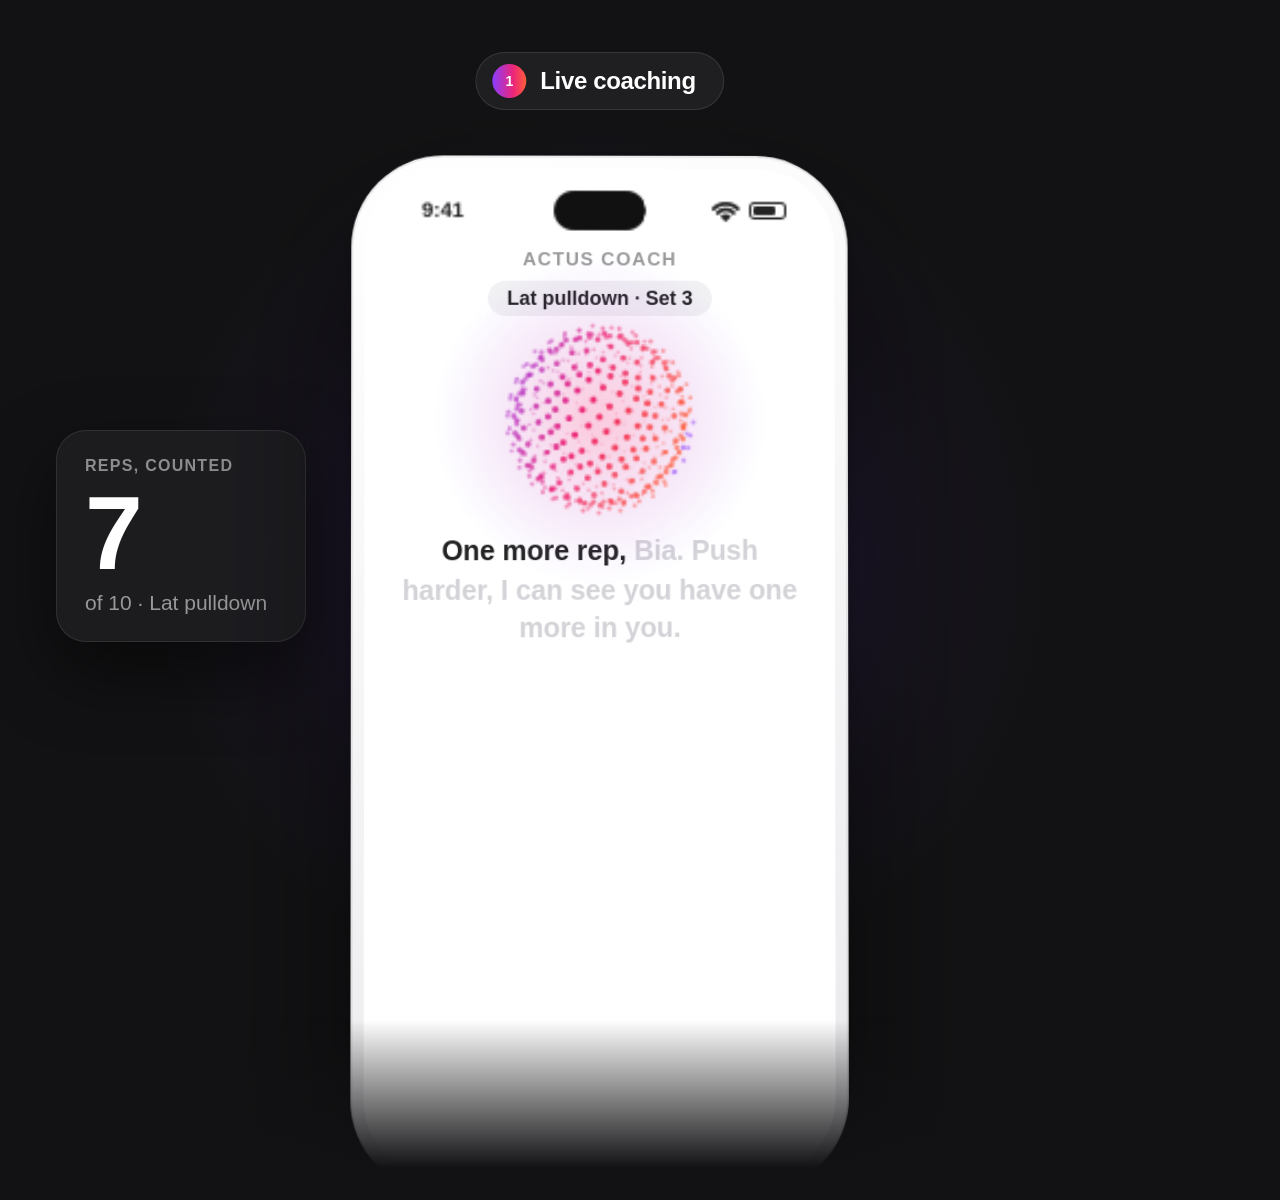
<file: motion/actus-coach.html>
<!DOCTYPE html>
<html lang="en">
<head>
<meta charset="UTF-8">
<title>Actus Coach — motion graphic</title>
<!--
  The Actus Coach film: the source of assets/actus-coach.mp4 (rendered
  frame by frame by motion/render.mjs). One clock drives everything:
  render(t) sets every element for time t, so any frame can be drawn on
  its own. Open this page in a browser to watch it live (?t=12 starts it
  at 12s, ?still=12 freezes it there).

  Scenes (start times in SCENES below):
    1 Live coaching       voice mode: a set, then the sensor buzz
    2 Every workout        the post-workout chat and its report
    3 A plan built around you   an injury, and the week rewritten
    4 Insights from your EMG    a plateau, and three swaps to pick from
    5 Motivation, 24/7     the last set, and the research
    6 Ask anything         a question, then "add it to Monday"
    7 Speaks your language English, French, Chinese, Spanish
    8 End card             the globe and the name
-->
<style>
  *{ box-sizing:border-box; margin:0; padding:0; }
  :root{
    --bg:#121214;
    --ink:#242424; --gray:#9A9A9A;
    --grad:linear-gradient(90deg, #8B3DFF, #EC2678 62%, #FF5E3A);
    --sans:'Helvetica Neue', Helvetica, Arial, 'PingFang SC', sans-serif;
  }
  html, body{ background:var(--bg); }
  body{ font-family:var(--sans); -webkit-font-smoothing:antialiased; overflow:hidden; }
  #stage{ position:relative; width:1200px; height:1200px; overflow:hidden; background:var(--bg); }

  /* a soft coloured glow that follows the phone */
  .glow{
    position:absolute; left:0; top:0; width:900px; height:900px; margin:-450px 0 0 -450px;
    background:radial-gradient(closest-side, rgba(236,38,120,0.20), rgba(139,61,255,0.10) 50%, rgba(139,61,255,0.03) 75%, transparent);
    pointer-events:none;
  }

  /* the chapter pill, top centre */
  .chapter{
    position:absolute; left:50%; top:52px; height:58px; transform:translateX(-50%);
    display:flex; align-items:center; gap:14px; padding:0 28px 0 16px; border-radius:999px;
    background:rgba(255,255,255,0.06); border:1px solid rgba(255,255,255,0.10);
    color:#fff; white-space:nowrap;
  }
  .chapter-num{
    display:grid; place-items:center; width:34px; height:34px; border-radius:50%;
    background:var(--grad); font-size:14px; font-weight:800; letter-spacing:-0.02em;
  }
  .chapter-text{ font-size:24px; font-weight:700; letter-spacing:-0.015em; }

  /* ---- the phone (the site's light iPhone, drawn 2.2× up) ---- */
  /* (scaled 2.2× about a point 40% down it — 188px — so its top lands at 150px) */
  .phone-wrap{ position:absolute; left:600px; top:376px; width:0; height:0; perspective:2200px; }
  .phone{
    position:absolute; left:-113px; top:0; width:226px; height:470px; padding:6px;
    border-radius:42px; background:linear-gradient(160deg, #FFFFFF, #E9E9EC);
    box-shadow:inset 0 0 0 1px rgba(0,0,0,0.07), 0 30px 70px rgba(0,0,0,0.55), 0 2px 6px rgba(0,0,0,0.2);
    transform-origin:50% 40%;
  }
  .screen{ position:relative; height:100%; overflow:hidden; border-radius:36px; background:#fff; color:var(--ink); }
  .island{ position:absolute; z-index:6; top:10px; left:50%; width:42px; height:18px; margin-left:-21px; border-radius:9px; background:#111; }
  .status{
    position:absolute; z-index:6; top:10px; height:18px; left:26px; right:22px;
    display:flex; justify-content:space-between; align-items:center;
    font-size:9.5px; font-weight:600; line-height:1;
  }
  .icons{ display:flex; align-items:center; gap:4px; }
  .wifi{ display:block; width:12.7px; height:9px; }
  .battery{ width:17px; height:8px; border-radius:2.5px; border:1px solid currentColor; padding:1px; }
  .battery::after{ content:''; display:block; width:75%; height:100%; border-radius:1px; background:currentColor; }
  #globe{ position:absolute; z-index:5; inset:0; width:100%; height:100%; pointer-events:none; }

  /* voice mode */
  .voice{ position:absolute; inset:0; }
  .voice-head{ position:absolute; top:36px; left:0; right:0; text-align:center; }
  .who{ display:block; font-size:8.5px; font-weight:700; letter-spacing:0.08em; text-transform:uppercase; color:var(--gray); }
  .ctx{
    display:inline-block; margin-top:5px; padding:3px 9px; border-radius:999px;
    background:#F1F1F3; color:var(--ink); font-size:9px; font-weight:600; white-space:nowrap;
  }
  .ctx.is-buzz{ background:var(--grad); color:#fff; }
  .caption{
    position:absolute; top:166px; left:15px; right:15px; text-align:center;
    font-size:12.5px; font-weight:600; line-height:1.4; letter-spacing:-0.005em;
  }
  .caption span{ color:#D3D3D8; }
  .caption span.on{ color:var(--ink); }

  /* chat mode */
  .chat{ position:absolute; inset:0; background:#F6F6F8; }
  .chat-head{
    position:absolute; z-index:3; top:0; left:0; right:0; padding:34px 14px 8px;
    display:flex; align-items:center; gap:8px;
    background:rgba(246,246,248,0.96); border-bottom:1px solid rgba(0,0,0,0.05);
  }
  .avatar{ flex:0 0 auto; width:24px; height:24px; }
  .chat-name{ display:block; font-size:10.5px; font-weight:700; line-height:1.1; }
  .chat-sub{ display:block; font-size:8px; line-height:1.3; color:var(--gray); }
  .thread{ position:absolute; top:78px; left:10px; right:10px; display:flex; flex-direction:column; gap:6px; }
  .msg{
    align-self:flex-start; max-width:86%; padding:7px 10px;
    border-radius:14px 14px 14px 5px; background:#fff; color:var(--ink);
    font-size:10.5px; font-weight:500; line-height:1.38;
    box-shadow:0 1px 2px rgba(0,0,0,0.05);
    transform-origin:left bottom;
  }
  .msg.me{ align-self:flex-end; border-radius:14px 14px 5px 14px; transform-origin:right bottom; background:var(--grad); color:#fff; }
  .typing{ display:flex; gap:3px; padding:9px 11px; }
  .typing i{ width:4px; height:4px; border-radius:50%; background:#B8B8B8; }

  /* the report card (a link preview) */
  .card{ position:relative; width:88%; padding:0; overflow:hidden; }
  .card-preview{ position:relative; height:78px; padding:9px 12px 0; overflow:hidden; background:linear-gradient(135deg, #F1EBFF, #FFEAF2 58%, #FFF0E8); }
  .card-shine{ position:absolute; inset:0; background:linear-gradient(105deg, transparent 30%, rgba(255,255,255,0.75) 50%, transparent 70%); }
  .sheet{ height:100%; padding:7px 8px 0; border-radius:7px 7px 0 0; background:#fff; box-shadow:0 1px 4px rgba(60,30,110,0.1); }
  .sk{ display:block; height:4px; border-radius:2px; background:#E4E4EA; }
  .sk + .sk{ margin-top:3px; width:38%; background:#EFEFF3; }
  .minis{ display:grid; grid-template-columns:1fr 1fr; gap:5px; margin-top:7px; }
  .minis svg{ display:block; width:100%; height:30px; border-radius:4px; background:#F6F6F9; }
  .card-meta{ display:flex; align-items:center; gap:7px; padding:7px 9px 8px; }
  .card-icon{ flex:0 0 auto; display:grid; place-items:center; width:20px; height:20px; border-radius:6px; background:linear-gradient(135deg, #8B3DFF, #EC2678 60%, #FF5E3A); }
  .card-text{ flex:1 1 auto; min-width:0; line-height:1.2; }
  .card-text b{ display:block; font-size:9.5px; font-weight:700; }
  .card-text span{ display:block; font-size:8px; color:var(--gray); }
  .card-open{ flex:0 0 auto; font-size:14px; line-height:1; color:#B8B8B8; }
  .tap{ position:absolute; width:30px; height:30px; margin:-15px 0 0 -15px; border-radius:50%; background:rgba(139,61,255,0.25); pointer-events:none; opacity:0; }

  /* a list inside a coach message (the plan, the trap exercises) */
  .list{ width:88%; padding:9px 10px 8px; }
  .list-title{ display:flex; justify-content:space-between; align-items:baseline; margin-bottom:6px; }
  .list-title b{ font-size:10.5px; font-weight:700; }
  .list-title small{ font-size:8px; color:var(--gray); }
  .row{ position:relative; display:flex; align-items:center; gap:7px; padding:5px 0; border-top:1px solid #F0F0F3; font-size:9.5px; }
  .row:first-of-type{ border-top:0; }
  .bullet{ flex:0 0 auto; width:15px; height:15px; border-radius:5px; background:#F1F1F4; display:grid; place-items:center; font-size:9px; font-weight:800; color:#fff; }
  .bullet.g{ background:var(--grad); }
  .row-text{ position:relative; flex:1 1 auto; height:13px; }
  .row-text span{ position:absolute; left:0; top:0; white-space:nowrap; }
  .old{ color:var(--ink); }
  .strike{ position:absolute; left:0; top:6.5px; height:1.3px; width:100%; background:#EC2678; transform-origin:left center; }
  .new{ font-weight:700; }
  .row-meta{ flex:0 0 auto; font-size:8px; color:var(--gray); }

  /* quick replies (the curl swaps) */
  .chips{ align-self:flex-end; display:flex; flex-direction:column; align-items:flex-end; gap:5px; }
  .chip{
    position:relative; padding:6px 11px; border-radius:999px; font-size:9.5px; font-weight:600;
    background:#fff; color:#6B3DD9; box-shadow:inset 0 0 0 1px #DCCBFF;
  }
  .chip.picked{ background:var(--grad); color:#fff; box-shadow:none; }

  /* ---- floating cards, around the phone ---- */
  .fcard{
    position:absolute; padding:26px 28px; border-radius:30px;
    background:rgba(30,30,33,0.92); border:1px solid rgba(255,255,255,0.09);
    box-shadow:0 30px 70px rgba(0,0,0,0.5);
    color:#fff;
  }
  .f-kicker{ display:block; font-size:16px; font-weight:700; letter-spacing:0.08em; text-transform:uppercase; color:rgba(255,255,255,0.5); }
  .f-title{ display:block; margin-top:6px; font-size:28px; font-weight:800; letter-spacing:-0.02em; line-height:1.1; }
  .f-sub{ display:block; margin-top:8px; font-size:19px; line-height:1.35; color:rgba(255,255,255,0.62); }
  .grad-text{ background:var(--grad); -webkit-background-clip:text; background-clip:text; color:transparent; }

  /* reps */
  #repCard{ left:56px; top:430px; width:250px; }
  .rep-num{ position:relative; height:110px; margin-top:6px; overflow:hidden; }
  .rep-num span{ position:absolute; left:0; top:0; font-size:104px; font-weight:800; letter-spacing:-0.05em; line-height:1; }
  .rep-of{ font-size:21px; color:rgba(255,255,255,0.55); }
  /* the sensor buzz */
  #buzzCard{ left:56px; top:470px; width:260px; text-align:center; }
  .buzz-art{ position:relative; height:150px; }
  .buzz-pill{ position:absolute; left:50%; top:50%; width:46px; height:92px; margin:-46px 0 0 -23px; border-radius:23px; background:linear-gradient(160deg, #3A3A3E, #1A1A1C); box-shadow:inset 0 0 0 1.5px rgba(255,255,255,0.15); }
  .buzz-pill::after{ content:''; position:absolute; left:50%; bottom:14px; width:12px; height:3px; margin-left:-6px; border-radius:2px; background:var(--grad); }
  .buzz-ring{ position:absolute; left:50%; top:50%; width:46px; height:92px; margin:-46px 0 0 -23px; border-radius:30px; border:2px solid #EC2678; opacity:0; }
  /* the report, opened */
  #reportCard{ right:28px; top:330px; width:300px; }
  .stat{ display:flex; justify-content:space-between; align-items:baseline; padding:14px 0; border-top:1px solid rgba(255,255,255,0.08); }
  .stat:first-of-type{ margin-top:12px; }
  .stat span{ font-size:19px; color:rgba(255,255,255,0.62); }
  .stat b{ font-size:26px; font-weight:800; letter-spacing:-0.02em; }
  .bar2{ display:flex; height:10px; margin-top:-4px; border-radius:6px; overflow:hidden; gap:3px; }
  .bar2 i{ display:block; height:100%; border-radius:6px; }
  /* plan updated */
  #planChip{ right:52px; top:690px; display:flex; align-items:center; gap:14px; padding:18px 24px 18px 18px; border-radius:999px; }
  .shield{ width:44px; height:44px; border-radius:50%; background:var(--grad); display:grid; place-items:center; }
  #planChip b{ font-size:22px; font-weight:800; letter-spacing:-0.01em; }
  #planChip small{ display:block; font-size:16px; color:rgba(255,255,255,0.55); }
  /* the EMG trend */
  #emgCard{ left:44px; top:250px; width:430px; }
  .chart{ position:relative; height:300px; margin-top:22px; }
  .chart-bars{ position:absolute; left:0; right:104px; bottom:34px; top:0; display:flex; align-items:flex-end; gap:14px; }
  .cbar{ position:relative; flex:1 1 0; height:100%; display:flex; align-items:flex-end; }
  .cbar i{ display:block; width:100%; border-radius:14px; background:linear-gradient(to top, #8B3DFF, #EC2678 70%, #FF5E3A); transform-origin:bottom; }
  .cbar.ghost i{ background:none; border:2.5px dashed rgba(255,255,255,0.45); }
  .cbar em{ position:absolute; left:0; right:0; bottom:-32px; text-align:center; font-style:normal; font-size:17px; color:rgba(255,255,255,0.5); }
  .cbar b{ position:absolute; z-index:1; left:0; right:0; text-align:center; font-size:18px; font-weight:800; }
  .plateau{ position:absolute; left:-6px; right:96px; height:0; border-top:2.5px dashed rgba(255,255,255,0.55); transform-origin:left center; }
  .plateau span{ position:absolute; left:calc(100% + 12px); top:-11px; font-size:16px; font-weight:800; letter-spacing:0.06em; text-transform:uppercase; color:rgba(255,255,255,0.8); }
  /* motivation */
  #coachedCard{ left:40px; top:400px; width:300px; }
  #coachedCard .big{ display:block; font-size:40px; font-weight:800; letter-spacing:-0.03em; line-height:1.02; }
  .cite{ display:block; margin-top:16px; font-size:18px; line-height:1.4; color:rgba(255,255,255,0.5); }
  #always{ right:22px; top:440px; width:310px; text-align:center; background:none; border:0; box-shadow:none; }
  #always .huge{ display:block; font-size:132px; font-weight:800; letter-spacing:-0.06em; line-height:0.9; }
  #always span{ display:block; margin-top:12px; font-size:24px; font-weight:700; color:rgba(255,255,255,0.75); }
  /* Monday */
  #calCard{ right:40px; top:300px; width:420px; }
  .week{ display:flex; gap:8px; margin-top:18px; }
  .day{ flex:1 1 0; height:62px; border-radius:16px; display:grid; place-items:center; background:rgba(255,255,255,0.05); font-size:18px; font-weight:700; color:rgba(255,255,255,0.5); }
  .day.on{ background:var(--grad); color:#fff; }
  .cal-list{ margin-top:16px; display:flex; flex-direction:column; gap:10px; }
  .cal-item{ display:flex; justify-content:space-between; align-items:center; padding:15px 18px; border-radius:18px; background:rgba(255,255,255,0.05); font-size:20px; font-weight:600; }
  .cal-item small{ font-size:17px; color:rgba(255,255,255,0.5); font-weight:500; }
  .cal-item.new{ background:linear-gradient(90deg, rgba(139,61,255,0.35), rgba(236,38,120,0.35)); box-shadow:inset 0 0 0 1.5px rgba(236,38,120,0.7); }
  /* languages */
  #langs{ left:70px; top:430px; width:300px; height:300px; }
  .lang{ position:absolute; left:0; top:0; font-size:40px; font-weight:800; letter-spacing:-0.03em; white-space:nowrap; }
  .lang-bar{ position:absolute; left:-24px; top:0; width:6px; height:44px; border-radius:3px; background:var(--grad); }
  #hello{ right:30px; top:480px; width:310px; height:200px; overflow:hidden; text-align:right; }
  #hello span{ position:absolute; right:0; top:0; font-size:76px; font-weight:800; letter-spacing:-0.04em; line-height:1.1; white-space:nowrap; }

  /* the end card */
  #lockup{ position:absolute; inset:0; text-align:center; pointer-events:none; }
  #bigGlobe{ position:absolute; left:300px; top:190px; width:600px; height:600px; }
  #lockup h1{ position:absolute; left:0; right:0; top:720px; font-size:110px; font-weight:800; letter-spacing:-0.045em; color:#fff; }
  #lockup p{ position:absolute; left:0; right:0; top:860px; font-size:34px; font-weight:500; letter-spacing:-0.01em; color:rgba(255,255,255,0.65); }

  /* the bottom of the frame fades out (the phone runs off it) */
  .floor{ position:absolute; left:0; right:0; bottom:0; height:180px; background:linear-gradient(to top, var(--bg) 18%, transparent); pointer-events:none; }
  #fade{ position:absolute; inset:0; background:var(--bg); pointer-events:none; }
</style>
</head>
<body>
<div id="stage">
  <div class="glow" id="glow"></div>

  <!-- floating cards -->
  <div class="fcard" id="repCard"><span class="f-kicker">Reps, counted</span><div class="rep-num" id="repNum"><span>7</span><span>8</span><span>9</span></div><span class="rep-of">of 10 · Lat pulldown</span></div>
  <div class="fcard" id="buzzCard"><div class="buzz-art"><i class="buzz-ring"></i><i class="buzz-ring"></i><i class="buzz-ring"></i><i class="buzz-pill" id="buzzPill"></i></div><span class="f-title">Left sensor</span><span class="f-sub">Buzzes when you hit the target</span></div>
  <div class="fcard" id="reportCard">
    <span class="f-kicker">Workout report</span><span class="f-title">Upper body</span>
    <div class="stat"><span>Effort</span><b class="grad-text">92%</b></div>
    <div class="stat"><span>Left–right balance</span><b>47 / 53</b></div>
    <div class="bar2"><i style="width:47%;background:#8B3DFF"></i><i style="width:53%;background:#EC2678"></i></div>
    <div class="stat" style="margin-top:12px"><span>Best set</span><b>Set 3</b></div>
  </div>
  <div class="fcard" id="planChip"><span class="shield"><svg width="22" height="22" viewBox="0 0 24 24" fill="none" stroke="#fff" stroke-width="2.6" stroke-linecap="round" stroke-linejoin="round"><path d="M12 2.5l7.5 3v5.6c0 4.6-3.1 8.6-7.5 10.4C7.6 19.7 4.5 15.7 4.5 11.1V5.5z"/><path d="M8.6 12l2.4 2.4 4.6-4.8"/></svg></span><span><b>Plan updated</b><small>Lower back protected</small></span></div>
  <div class="fcard" id="emgCard">
    <span class="f-kicker">Biceps · EMG activation</span><span class="f-title">Barbell curl, last 4 weeks</span>
    <div class="chart">
      <div class="chart-bars">
        <div class="cbar"><b>58</b><i style="height:58%"></i><em>Wk 1</em></div>
        <div class="cbar"><b>69</b><i style="height:69%"></i><em>Wk 2</em></div>
        <div class="cbar"><b>71</b><i style="height:71%"></i><em>Wk 3</em></div>
        <div class="cbar"><b>71</b><i style="height:71%"></i><em>Wk 4</em></div>
        <div class="cbar ghost"><b>80</b><i style="height:80%"></i><em>Next</em></div>
      </div>
      <div class="plateau" id="plateau"><span>Plateau</span></div>
    </div>
  </div>
  <div class="fcard" id="coachedCard"><span class="big">Coached lifters get <span class="grad-text">stronger, faster.</span></span><span class="cite">Supervised training led to greater strength gains than training alone (Mazzetti et al., 2000).</span></div>
  <div class="fcard" id="always"><span class="huge grad-text">24/7</span><span>In your corner, every set</span></div>
  <div class="fcard" id="calCard">
    <span class="f-kicker">This week</span><span class="f-title">Monday · Upper body</span>
    <div class="week"><span class="day on">M</span><span class="day">T</span><span class="day">W</span><span class="day">T</span><span class="day">F</span><span class="day">S</span><span class="day">S</span></div>
    <div class="cal-list">
      <div class="cal-item">Bench press <small>4 × 8</small></div>
      <div class="cal-item">Lat pulldown <small>3 × 10</small></div>
      <div class="cal-item new" id="calNew">Face pulls <small style="color:rgba(255,255,255,0.8)">3 × 12</small></div>
    </div>
  </div>
  <div class="fcard" id="langs" style="background:none;border:0;box-shadow:none;padding:0">
    <i class="lang-bar" id="langBar"></i>
    <span class="lang">English</span><span class="lang">Français</span><span class="lang">中文</span><span class="lang">Español</span>
  </div>
  <div class="fcard" id="hello" style="background:none;border:0;box-shadow:none;padding:0">
    <span class="grad-text">Hello</span><span class="grad-text">Bonjour</span><span class="grad-text">你好</span><span class="grad-text">Hola</span>
  </div>

  <!-- the phone -->
  <div class="phone-wrap" id="phoneWrap">
    <div class="phone" id="phone">
      <div class="screen" id="screen">
        <div class="island"></div>
        <div class="status"><span>9:41</span><span class="icons"><svg class="wifi" viewBox="0.97 1.1 16.06 11.4"><path d="M2.07 5.07A9.8 9.8 0 0 1 15.93 5.07M4.47 7.47A6.4 6.4 0 0 1 13.53 7.47" fill="none" stroke="currentColor" stroke-width="2.2" stroke-linecap="round"/><path d="M9 12L6.6 9.6A3.4 3.4 0 0 1 11.4 9.6Z" fill="currentColor" stroke="currentColor" stroke-width="1" stroke-linejoin="round"/></svg><span class="battery"></span></span></div>

        <div class="voice" id="voice">
          <div class="voice-head"><span class="who">Actus Coach</span><span class="ctx" id="ctx"></span></div>
          <div class="caption" id="caption"></div>
        </div>

        <div class="chat" id="chat">
          <div class="chat-head"><span class="avatar" id="avatar"></span><span><span class="chat-name">Actus Coach</span><span class="chat-sub" id="chatSub">Post-workout</span></span></div>

          <!-- 2: the workout, summed up -->
          <div class="thread" id="thSummary">
            <div class="msg">Great session today, Bia! 💪</div>
            <div class="msg">Your analysis is ready: effort, left–right balance, best sets and more.</div>
            <div class="msg">Here's your full report:</div>
            <div class="msg card" id="reportMsg">
              <div class="card-preview"><div class="sheet"><span class="sk" style="width:58%"></span><span class="sk"></span>
                <div class="minis">
                  <svg viewBox="0 0 60 30" preserveAspectRatio="none"><path d="M4 8 L14 9 L22 11 L30 13 L38 17 L46 20 L56 23" fill="none" stroke="#242424" stroke-width="1.6" stroke-linecap="round" stroke-linejoin="round"/><path d="M4 24 L14 23 L22 21 L30 19 L38 15 L46 12 L56 8" fill="none" stroke="#EC2678" stroke-width="1.6" stroke-linecap="round" stroke-linejoin="round"/></svg>
                  <svg viewBox="0 0 60 30" preserveAspectRatio="none"><rect x="8" y="14" width="7" height="13" rx="3.5" fill="#C9C9CF"/><rect x="20" y="5" width="7" height="22" rx="3.5" fill="#EC2678"/><rect x="32" y="18" width="7" height="9" rx="3.5" fill="#C9C9CF"/><rect x="44" y="12" width="7" height="15" rx="3.5" fill="#C9C9CF"/></svg>
                </div></div><i class="card-shine" id="shine"></i></div>
              <div class="card-meta">
                <span class="card-icon"><svg width="10" height="10" viewBox="0 0 10 10" fill="none" stroke="#fff" stroke-width="1.4" stroke-linecap="round"><path d="M2 8V5M5 8V2M8 8V4"/></svg></span>
                <span class="card-text"><b>Workout report</b><span>Upper body · 7 insights</span></span>
                <span class="card-open">›</span>
              </div>
              <i class="tap" id="reportTap" style="left:64%;top:48%"></i>
            </div>
            <div class="msg typing"><i></i><i></i><i></i></div>
          </div>

          <!-- 3: a plan built around an injury -->
          <div class="thread" id="thPlan">
            <div class="msg me">I strained my lower back deadlifting yesterday 😣</div>
            <div class="msg">Sorry to hear that, Bia. I've rewritten Thursday to keep the load off your lower back:</div>
            <div class="msg list" id="planList">
              <div class="list-title"><b>Thursday · Legs</b><small>Updated</small></div>
              <div class="row"><span class="bullet" id="b1">1</span><span class="row-text"><span class="old" id="o1">Barbell deadlift</span><i class="strike" id="s1"></i><span class="new" id="n1">Hip thrust</span></span><span class="row-meta">3 × 10</span></div>
              <div class="row"><span class="bullet" id="b2">2</span><span class="row-text"><span class="old" id="o2">Back squat</span><i class="strike" id="s2"></i><span class="new" id="n2">Leg press</span></span><span class="row-meta">4 × 8</span></div>
              <div class="row" id="r3"><span class="bullet g">+</span><span class="row-text"><span class="new">Bird dog</span></span><span class="row-meta">3 × 10</span></div>
            </div>
            <div class="msg typing"><i></i><i></i><i></i></div>
          </div>

          <!-- 4: what the EMG says -->
          <div class="thread" id="thEmg">
            <div class="msg">I looked at your biceps EMG over the past 4 weeks. 📈</div>
            <div class="msg">Activation has plateaued on barbell curls. Swap them for one of these?</div>
            <div class="chips" id="chips">
              <span class="chip">Incline dumbbell curl</span>
              <span class="chip" id="pickChip">Bayesian cable curl<i class="tap" id="chipTap" style="left:50%;top:50%"></i></span>
              <span class="chip">Hammer curl</span>
            </div>
            <div class="msg">Swapped ✓ Bayesian cable curls start Wednesday.</div>
            <div class="msg typing"><i></i><i></i><i></i></div>
          </div>

          <!-- 6: ask anything -->
          <div class="thread" id="thAsk">
            <div class="msg me">Which exercises target the trapezius?</div>
            <div class="msg list">
              <div class="list-title"><b>For your traps</b><small>3 picks</small></div>
              <div class="row"><span class="bullet g">1</span><span class="row-text"><span class="new">Barbell shrugs</span></span><span class="row-meta">Upper</span></div>
              <div class="row"><span class="bullet g">2</span><span class="row-text"><span class="new">Face pulls</span></span><span class="row-meta">Middle</span></div>
              <div class="row"><span class="bullet g">3</span><span class="row-text"><span class="new">Prone Y-raises</span></span><span class="row-meta">Lower</span></div>
            </div>
            <div class="msg me">Can you add face pulls to my Monday workout?</div>
            <div class="msg">Done ✓ Face pulls, 3 × 12, added to Monday.</div>
            <div class="msg typing"><i></i><i></i><i></i></div>
          </div>
        </div>

        <canvas id="globe"></canvas>
      </div>
    </div>
  </div>

  <div id="lockup"><canvas id="bigGlobe"></canvas><h1>Actus <span class="grad-text">Coach</span></h1><p>Your AI personal trainer. Any time, any language.</p></div>

  <div class="chapter" id="chapter"><span class="chapter-num" id="chapterNum">1</span><span class="chapter-text" id="chapterText"></span></div>
  <div class="floor"></div>
  <div id="fade"></div>
</div>

<script>
/* ---------- helpers ---------- */
const $ = (id) => document.getElementById(id);
const clamp = (v, a = 0, b = 1) => Math.min(b, Math.max(a, v));
const seg = (t, a, b) => clamp((t - a) / (b - a));
const lerp = (a, b, u) => a + (b - a) * u;
const eio = (u) => u < 0.5 ? 4 * u * u * u : 1 - Math.pow(-2 * u + 2, 3) / 2;   // ease in-out
const eo = (u) => 1 - Math.pow(1 - u, 3);                                      // ease out
const back = (u) => { const c = 1.6; return 1 + (c + 1) * Math.pow(u - 1, 3) + c * Math.pow(u - 1, 2); };
// an element that comes in at `a` and leaves at `b`: returns 0 → 1 → 0
function inOut(t, a, b, fin = 0.45, fout = 0.35){ return Math.min(eo(seg(t, a, a + fin)), 1 - eio(seg(t, b - fout, b))); }
function pop(el, k, { dy = 26, scale = 0.94, blur = 10, dx = 0 } = {}){
  el.style.opacity = k.toFixed(3);
  el.style.transform = `translate(${(1 - k) * dx}px, ${(1 - k) * dy}px) scale(${lerp(scale, 1, k)})`;
  el.style.filter = k < 1 ? `blur(${((1 - k) * blur).toFixed(2)}px)` : 'none';
  el.style.visibility = k <= 0.001 ? 'hidden' : 'visible';
}

/* ---------- the timeline ---------- */
const SCENES = [
  { at: 0.0,  title: 'Live coaching' },
  { at: 9.8,  title: 'Every workout, summed up' },
  { at: 19.2, title: 'A plan built around you' },
  { at: 27.4, title: 'Insights from your EMG' },
  { at: 36.4, title: 'Motivation, 24/7' },
  { at: 42.6, title: 'Ask anything' },
  { at: 52.0, title: 'Speaks your language' },
  { at: 58.8, title: null },              // the end card
];
const S = SCENES.map((s) => s.at);
const DURATION = 63.2;
window.DURATION = DURATION;
window.CHAPTERS = SCENES.filter((s) => s.title).map((s) => ({ at: s.at, title: s.title }));

// spoken lines (voice mode): when the context chip changes, when each word is said
function line(at, end, ctx, parts, wps = 0.21, opts = {}){
  const words = [], talk = [], buzz = [];
  let t = parts.start;
  parts.say.forEach((p) => {
    if (p.buzz) { buzz.push([t, t + p.buzz]); t += p.buzz; return; }
    const chunks = opts.chars ? p.split('|') : p.split(' ');
    const s = t;
    chunks.forEach((w) => { words.push({ w, at: t }); t += wps; });
    talk.push([s, t + 0.15]);
  });
  return { at, end, ctx, words, talk, buzz, ...opts };
}
const LINES = [
  line(0.5, 4.9, 'Lat pulldown · Set 3', { start: 0.9, say: ['One more rep, Bia. Push harder, I can see you have one more in you.'] }),
  line(4.9, 9.9, 'Chest press · Set 2', { start: 5.2, say: ['Push harder with your left arm until the left sensor vibrates…', { buzz: 1.3 }, 'Great work!'] }),
  line(S[4] + 0.6, S[5] + 0.1, 'Squat · Last set', { start: S[4] + 1.0, say: ["Last set, Bia. This is where you get stronger. Two more, let's go!"] }, 0.22),
  line(S[6] + 0.9, S[6] + 2.25, 'English', { start: S[6] + 1.0, say: ['Great set! Rest for 90 seconds.'] }, 0.075, { lang: 0 }),
  line(S[6] + 2.25, S[6] + 3.6, 'Français', { start: S[6] + 2.35, say: ['Superbe série ! Repose-toi 90 secondes.'] }, 0.075, { lang: 1 }),
  line(S[6] + 3.6, S[6] + 4.95, '中文', { start: S[6] + 3.7, say: ['这组|练得|很棒！|休息|90|秒。'] }, 0.075, { lang: 2, chars: true }),
  line(S[6] + 4.95, S[6] + 6.6, 'Español', { start: S[6] + 5.05, say: ['¡Gran serie! Descansa 90 segundos.'] }, 0.075, { lang: 3 }),
];

// the globe: up in the chat header (1) or big in the middle (0)
function globeM(t){
  const up = (a) => eio(seg(t, a, a + 0.9));
  if (t < S[1]) return 0;
  if (t < S[4]) return up(S[1]);
  if (t < S[5]) return 1 - up(S[4]);
  if (t < S[6]) return up(S[5]);
  return 1 - up(S[6]);
}

// the phone's position: [time, x, y, rotateY, scale]
const PHONE_KEYS = [
  [0, 0, 0, 0, 1],
  [S[3] + 0.1, 0, 0, 0, 1], [S[3] + 1.0, 175, 0, -11, 1],
  [S[4] - 0.6, 175, 0, -11, 1], [S[4] + 0.3, 0, 0, 0, 1],
  [S[5] + 5.6, 0, 0, 0, 1], [S[5] + 6.5, -175, 0, 11, 1],
  [S[6] - 0.6, -175, 0, 11, 1], [S[6] + 0.3, 0, 0, 0, 1],
  [S[7], 0, 0, 0, 1], [S[7] + 1.0, 0, 140, 0, 0.86],
];
function phonePose(t){
  let k = 0;
  while (k < PHONE_KEYS.length - 1 && t >= PHONE_KEYS[k + 1][0]) k++;
  const a = PHONE_KEYS[k], b = PHONE_KEYS[Math.min(k + 1, PHONE_KEYS.length - 1)];
  const u = b[0] > a[0] ? eio(seg(t, a[0], b[0])) : 0;
  return { x: lerp(a[1], b[1], u), y: lerp(a[2], b[2], u), ry: lerp(a[3], b[3], u), s: lerp(a[4], b[4], u) };
}

/* chat threads: each item [element, shows at, typing from (coach) or null (Bia)] */
function threadItems(id){ return Array.from($(id).querySelectorAll(':scope > .msg:not(.typing), :scope > .chips')); }
const THREADS = [
  { el: $('thSummary'), from: S[1] + 0.5, to: S[2] + 0.1, sub: 'Post-workout', items: threadItems('thSummary'),
    times: [[S[1] + 1.8, S[1] + 1.0], [S[1] + 3.0, S[1] + 2.2], [S[1] + 4.2, S[1] + 3.6], [S[1] + 5.1, S[1] + 4.4]] },
  { el: $('thPlan'), from: S[2] + 0.1, to: S[3] + 0.1, sub: 'Your plan', items: threadItems('thPlan'),
    times: [[S[2] + 0.5, null], [S[2] + 2.0, S[2] + 1.1], [S[2] + 3.2, S[2] + 2.5]] },
  { el: $('thEmg'), from: S[3] + 0.1, to: S[4] + 0.1, sub: 'Insights', items: threadItems('thEmg'),
    times: [[S[3] + 1.3, S[3] + 0.6], [S[3] + 3.7, S[3] + 3.0], [S[3] + 4.6, null], [S[3] + 7.0, S[3] + 6.3]] },
  { el: $('thAsk'), from: S[5] + 0.1, to: S[6] + 0.1, sub: 'Ask me anything', items: threadItems('thAsk'),
    times: [[S[5] + 1.2, null], [S[5] + 2.7, S[5] + 1.8], [S[5] + 5.0, null], [S[5] + 6.5, S[5] + 5.7]] },
];
const scrollState = new Map();

/* ---------- the globe ---------- */
const N = 420, PTS = [];
for (let i = 0; i < N; i++) {
  const y = 1 - 2 * (i + 0.5) / N, r = Math.sqrt(1 - y * y), lon = i * 2.399963;
  PTS.push({ x: Math.cos(lon) * r, y, z: Math.sin(lon) * r });
}
const STOPS = [[139, 61, 255], [236, 38, 120], [255, 94, 58]];
const LUT = [];
for (let i = 0; i < 48; i++) {
  const f = i / 47 * (STOPS.length - 1), k = Math.min(STOPS.length - 2, Math.floor(f)), u = f - k;
  LUT.push(`rgb(${STOPS[k].map((c, j) => Math.round(c + (STOPS[k + 1][j] - c) * u)).join(',')})`);
}
function drawGlobe(g, cx, cy, R, clock, amp, shake = 0, alpha = 1){
  cx += shake * Math.sin(clock * 95) * 2.2;
  const halo = g.createRadialGradient(cx, cy, R * 0.2, cx, cy, R * 1.9);
  halo.addColorStop(0, `rgba(236,38,120,${((0.1 + 0.16 * amp) * alpha).toFixed(3)})`);
  halo.addColorStop(1, 'rgba(139,61,255,0)');
  g.fillStyle = halo; g.beginPath(); g.arc(cx, cy, R * 1.9, 0, 6.283); g.fill();
  const ry = 0.6 + clock * 0.12, rx = 0.38;   // (turning slowly)
  const cY = Math.cos(ry), sY = Math.sin(ry), cX = Math.cos(rx), sX = Math.sin(rx);
  const dot = Math.max(0.7, R / 44 * 1.25);
  for (const p of PTS) {
    const x1u = p.x * cY - p.z * sY, z1u = p.x * sY + p.z * cY;
    const y2u = p.y * cX - z1u * sX, z2u = p.y * sX + z1u * cX;
    const d = 1 + amp * 0.09 * Math.sin(9 * Math.acos(clamp(z2u, -1, 1)) - clock * 10) + 0.025 * Math.sin(clock * 1.7);
    const x1 = x1u * d, y2 = y2u * d;
    const depth = (z2u + 1) / 2;
    let c = ((x1 + 1) / 2 * 0.75 + (1 - y2) / 2 * 0.25 + 0.15 * Math.sin(clock * 0.6)) % 1;
    if (c < 0) c += 1;
    g.globalAlpha = (0.18 + 0.82 * depth) * alpha;
    g.fillStyle = LUT[(c * 47) | 0];
    g.beginPath(); g.arc(cx + x1 * R, cy - y2 * R, dot * (0.55 + 0.75 * depth), 0, 6.283); g.fill();
  }
  g.globalAlpha = 1;
}
const globe = $('globe'), gg = globe.getContext('2d');
const big = $('bigGlobe'), bg = big.getContext('2d');
const DPR = 2.4;   // (the phone is drawn 2.2× up)
let SW = 0, SH = 0, nest = { x: 0, y: 0, r: 11 };
function layout(){
  const sc = $('screen');
  SW = sc.offsetWidth; SH = sc.offsetHeight;
  globe.width = Math.round(SW * DPR); globe.height = Math.round(SH * DPR);
  const a = $('avatar');
  nest = { x: a.offsetLeft + a.offsetWidth / 2 + a.parentElement.offsetLeft, y: a.offsetTop + a.offsetHeight / 2 + a.parentElement.offsetTop, r: a.offsetWidth / 2 - 1 };
  big.width = 1200; big.height = 1200;   // (600px, drawn at 2×)
}
const home = () => ({ x: SW / 2, y: 114, r: 40 });

// how much the coach is "talking" (0 … 1): a smoothed envelope around the talk spans
function talkLevel(t, spans){
  let v = 0;
  for (const [a, b] of spans) v = Math.max(v, Math.min(seg(t, a - 0.15, a + 0.1), 1 - seg(t, b, b + 0.3)));
  return v;
}

/* ---------- render(t): everything at time t ---------- */
let shownLine = null;
function render(t){
  const clock = t;

  // chapter pill: swaps at each scene, the number and title rising in
  let si = 0; while (si < SCENES.length - 1 && t >= SCENES[si + 1].at) si++;
  const sc = SCENES[si];
  const chap = $('chapter');
  if (sc.title) {
    $('chapterText').textContent = sc.title; $('chapterNum').textContent = si + 1;
    const next = SCENES[si + 1] ? SCENES[si + 1].at : DURATION;
    const k = Math.min(eo(seg(t, sc.at + 0.05, sc.at + 0.5)), 1 - eio(seg(t, next - 0.3, next - 0.02)));
    pop(chap, k, { dy: -14, blur: 8, scale: 0.92 });
    chap.style.transform = `translateX(-50%) translateY(${((1 - k) * -14).toFixed(2)}px) scale(${lerp(0.92, 1, k).toFixed(3)})`;
  } else pop(chap, 0);

  // the phone: its pose, a gentle float, the buzz shake; the glow follows it
  const pose = phonePose(t);
  const fl = Math.sin(t * 0.9) * 5, tilt = Math.sin(t * 0.55) * 1.4;
  const ln = LINES.find((l) => t >= l.at && t < l.end);
  const buzzing = ln && ln.buzz.some(([a, b]) => t >= a && t < b);
  const shakeX = buzzing ? Math.sin(t * 120) * 2.2 : 0;
  const endK = eio(seg(t, S[7], S[7] + 1.0));
  const phone = $('phone');
  phone.style.transform = `translate(${(pose.x + shakeX).toFixed(2)}px, ${(pose.y + fl).toFixed(2)}px) rotateY(${(pose.ry + tilt).toFixed(2)}deg) rotateX(${(Math.sin(t * 0.4) * 1.2).toFixed(2)}deg) scale(${(2.2 * pose.s).toFixed(4)})`;
  phone.style.opacity = (1 - endK).toFixed(3);
  $('glow').style.transform = `translate(${600 + pose.x}px, ${560 + pose.y}px)`;
  $('glow').style.opacity = (1 - endK * 0.6).toFixed(3);

  // voice / chat
  const m = globeM(t);
  $('voice').style.opacity = clamp(1 - m * 1.8).toFixed(3);
  $('chat').style.opacity = clamp((m - 0.3) * 1.8).toFixed(3);

  // the spoken line: chip, caption words
  const ctx = $('ctx'), cap = $('caption');
  if (ln) {
    if (shownLine !== ln) {
      shownLine = ln;
      cap.textContent = '';
      ln.words.forEach((w) => { const s = document.createElement('span'); s.textContent = ln.chars ? w.w : `${w.w} `; cap.appendChild(s); });
    }
    Array.from(cap.children).forEach((s, i) => s.classList.toggle('on', t >= ln.words[i].at));
    ctx.classList.toggle('is-buzz', !!buzzing);
    ctx.textContent = buzzing ? 'Left sensor · bzz' : ln.ctx;
    // in and out: the language lines slide and blur through quickly
    const kin = eo(seg(t, ln.at, ln.at + (ln.lang != null ? 0.18 : 0.3)));
    const kout = 1 - eio(seg(t, ln.end - (ln.lang != null ? 0.16 : 0.35), ln.end));
    const k = Math.min(kin, kout);
    cap.style.opacity = k.toFixed(3);
    const dy = ln.lang != null ? (t < (ln.at + ln.end) / 2 ? (1 - kin) * 10 : -(1 - kout) * 10) : 0;
    cap.style.transform = `translateY(${dy.toFixed(2)}px)`;
    cap.style.filter = ln.lang != null && k < 1 ? `blur(${((1 - k) * 3).toFixed(2)}px)` : 'none';
    ctx.style.opacity = '1';
  } else {
    cap.style.opacity = '0'; ctx.style.opacity = '0.0';
  }
  const amp = 0.12 + 0.88 * (ln ? talkLevel(t, ln.talk) * (0.55 + 0.45 * Math.abs(Math.sin(clock * 9.3) * Math.sin(clock * 4.1 + 1))) : 0);

  // chat threads
  let typingNow = false;
  THREADS.forEach((th) => {
    const vis = Math.min(eo(seg(t, th.from, th.from + 0.4)), 1 - eio(seg(t, th.to - 0.4, th.to)));
    th.el.style.display = vis > 0 ? '' : 'none';
    if (!(vis > 0)) return;
    if (t >= th.from && t < th.to) $('chatSub').textContent = th.sub;
    let typing = false;
    th.items.forEach((el, i) => {
      const [at, typeFrom] = th.times[i] || [1e9, null];
      const on = t >= at;
      el.style.display = on ? '' : 'none';
      if (typeFrom != null && t >= typeFrom && t < at) typing = true;
      if (on) {
        const k = seg(t, at, at + 0.45);
        el.style.opacity = eo(seg(t, at, at + 0.25)).toFixed(3);
        el.style.transform = `translateY(${((1 - eo(k)) * 8).toFixed(2)}px) scale(${lerp(0.94, 1, back(k)).toFixed(4)})`;
      }
    });
    const tp = th.el.querySelector('.typing');
    tp.style.display = typing ? '' : 'none';
    if (typing) {
      typingNow = true;
      Array.from(tp.children).forEach((d, j) => {
        const ph = Math.sin((t * 6.3) - j * 0.95);
        d.style.transform = `translateY(${(-Math.max(0, ph) * 3).toFixed(2)}px)`;
        d.style.opacity = (0.5 + 0.5 * Math.max(0, ph)).toFixed(2);
      });
    }
    // keep the newest message in view: slide the thread up by what no longer fits
    const room = 372 - th.el.offsetTop;
    const over = Math.max(0, th.el.offsetHeight - room);
    const prev = scrollState.get(th.el) ?? over;
    const cur = prev + (over - prev) * 0.22;
    scrollState.set(th.el, cur);
    th.el.style.transform = `translateY(${(-cur + (1 - vis) * (t < th.to - 0.4 ? 18 : -18)).toFixed(2)}px)`;
    th.el.style.opacity = vis.toFixed(3);
  });

  // scene details inside the chat
  // 2: the report card shimmers, then is tapped
  const rAt = S[1] + 5.1;
  $('shine').style.transform = `translateX(${lerp(-110, 110, eio(seg(t, rAt + 0.3, rAt + 1.3)))}%)`;
  const tapK = seg(t, rAt + 1.6, rAt + 2.1);
  $('reportTap').style.opacity = (tapK > 0 && tapK < 1 ? 1 - tapK : 0).toFixed(3);
  $('reportTap').style.transform = `scale(${lerp(0, 2.4, eo(tapK))})`;
  const press = Math.sin(Math.PI * seg(t, rAt + 1.6, rAt + 1.95));
  $('reportMsg').style.scale = (1 - 0.035 * press).toFixed(4);

  // 3: the plan rewrites itself
  const P = S[2] + 3.2;
  [[1, P + 0.9], [2, P + 1.7]].forEach(([n, at]) => {
    const ks = eio(seg(t, at, at + 0.35)), kn = eo(seg(t, at + 0.4, at + 0.8));
    $(`s${n}`).style.transform = `scaleX(${ks.toFixed(3)})`;
    $(`o${n}`).style.opacity = (1 - kn).toFixed(3);
    $(`o${n}`).style.transform = `translateX(${(-kn * 14).toFixed(2)}px)`;
    $(`s${n}`).style.opacity = (1 - kn).toFixed(3);
    $(`n${n}`).style.opacity = kn.toFixed(3);
    $(`n${n}`).style.transform = `translateX(${((1 - kn) * 16).toFixed(2)}px)`;
    $(`b${n}`).classList.toggle('g', t >= at + 0.4);
  });
  const r3 = $('r3'), k3 = seg(t, P + 2.6, P + 3.0);
  r3.style.display = t >= P + 2.6 ? '' : 'none';
  r3.style.opacity = eo(k3).toFixed(3);
  r3.style.transform = `translateY(${((1 - eo(k3)) * 6).toFixed(2)}px)`;

  // 4: the swaps come in one by one; one gets picked
  const C = S[3] + 4.6;
  Array.from($('chips').children).forEach((c, i) => {
    const k = seg(t, C + i * 0.18, C + i * 0.18 + 0.4);
    c.style.opacity = eo(k).toFixed(3);
    c.style.transform = `translateX(${((1 - eo(k)) * 18).toFixed(2)}px) scale(${lerp(0.9, 1, back(k)).toFixed(4)})`;
  });
  const pickAt = C + 1.7;
  $('pickChip').classList.toggle('picked', t >= pickAt + 0.15);
  const ck = seg(t, pickAt, pickAt + 0.5);
  $('chipTap').style.opacity = (ck > 0 && ck < 1 ? 1 - ck : 0).toFixed(3);
  $('chipTap').style.transform = `scale(${lerp(0, 3, eo(ck))})`;

  // ---- the floating cards ----
  // 1: reps counting, then the buzz
  pop($('repCard'), inOut(t, 1.0, 4.9), { dx: -30 });
  // each number rolls up in as the one before rolls up out
  const REPS = [-1, 2.2, 3.4, 1e9];
  Array.from($('repNum').children).forEach((s, i) => {
    const y = (1 - eo(seg(t, REPS[i], REPS[i] + 0.35))) * 110 - eo(seg(t, REPS[i + 1], REPS[i + 1] + 0.35)) * 110;
    s.style.transform = `translateY(${y.toFixed(1)}px)`;
  });
  const bz = LINES[1].buzz[0];
  pop($('buzzCard'), inOut(t, bz[0] - 0.5, 9.7), { dx: -30 });
  Array.from(document.querySelectorAll('.buzz-ring')).forEach((r, i) => {
    const u = ((t - bz[0]) * 1.6 + i / 3) % 1;
    const on = t >= bz[0] && t < bz[1] + 0.4;
    r.style.opacity = on ? ((1 - u) * 0.9).toFixed(3) : '0';
    r.style.transform = `scale(${(1 + u * 1.25).toFixed(3)})`;
  });
  $('buzzPill').style.transform = buzzing ? `translateX(${(Math.sin(t * 130) * 3).toFixed(2)}px) rotate(${(Math.sin(t * 90) * 3).toFixed(2)}deg)` : 'none';

  // 2: the report, opened
  pop($('reportCard'), inOut(t, rAt + 2.0, S[2] + 0.2), { dx: 40 });
  // 3: plan updated
  pop($('planChip'), inOut(t, P + 3.3, S[3] + 0.2), { dx: 40 });
  // 4: the EMG trend: bars rise, the plateau line draws, the projected bar dashes in
  pop($('emgCard'), inOut(t, S[3] + 1.6, S[4] - 0.4), { dx: -40 });
  Array.from(document.querySelectorAll('#emgCard .cbar')).forEach((b, i) => {
    const at = i < 4 ? S[3] + 2.0 + i * 0.22 : C + 2.6;
    const k = eo(seg(t, at, at + 0.6));
    b.querySelector('i').style.transform = `scaleY(${k.toFixed(3)})`;
    b.querySelector('b').style.opacity = seg(t, at + 0.4, at + 0.7).toFixed(3);
    b.querySelector('b').style.bottom = `calc(${b.querySelector('i').style.height} - 30px)`;
    if (i === 4) { b.style.opacity = seg(t, at - 0.1, at + 0.2).toFixed(3); }
  });
  const pl = $('plateau');
  pl.style.bottom = `calc(34px + 0.71 * (100% - 34px))`;
  pl.style.transform = `scaleX(${eio(seg(t, S[3] + 3.4, S[3] + 4.0)).toFixed(3)})`;
  pl.style.opacity = (seg(t, S[3] + 3.4, S[3] + 3.5) * (1 - seg(t, C + 2.4, C + 2.7) * 0.6)).toFixed(3);
  // 5: motivation
  pop($('coachedCard'), inOut(t, S[4] + 1.6, S[5] + 0.1), { dx: -40 });
  pop($('always'), inOut(t, S[4] + 2.4, S[5] + 0.1), { dx: 40, scale: 0.8 });
  // 6: Monday
  const A = S[5] + 6.5;
  pop($('calCard'), inOut(t, A + 0.1, S[6] + 0.1), { dx: 40 });
  const nk = seg(t, A + 0.8, A + 1.3);
  $('calNew').style.opacity = eo(nk).toFixed(3);
  $('calNew').style.transform = `translateY(${((1 - back(nk)) * -24).toFixed(2)}px) scale(${lerp(0.9, 1, back(nk)).toFixed(4)})`;
  // 7: languages
  const L0 = LINES[3].at;
  const langK = inOut(t, L0 - 0.2, S[7] + 0.1);
  pop($('langs'), langK, { dx: -40 });
  pop($('hello'), langK, { dx: 40 });
  const li = LINES.slice(3).findIndex((l) => t >= l.at && t < l.end);
  const activeLang = li < 0 ? (t < L0 ? 0 : 3) : li;
  // smooth index, so the list and the bar glide
  let fIdx = 0;
  LINES.slice(3).forEach((l, i) => { if (i > 0) fIdx += eio(seg(t, l.at - 0.15, l.at + 0.15)); });
  Array.from(document.querySelectorAll('#langs .lang')).forEach((el, i) => {
    const d = i - fIdx;
    const on = 1 - clamp(Math.abs(d));
    el.style.transform = `translateY(${(d * 64 + 128).toFixed(1)}px) scale(${lerp(0.62, 1, on).toFixed(3)})`;
    el.style.transformOrigin = 'left center';
    el.style.opacity = (lerp(0.28, 1, on) * (Math.abs(d) > 2.6 ? 0 : 1)).toFixed(3);
    el.style.color = '#fff';
  });
  $('langBar').style.transform = 'translateY(128px)';
  Array.from(document.querySelectorAll('#hello span')).forEach((el, i) => {
    const d = i - fIdx;
    el.style.transform = `translateY(${(d * 120 + 50).toFixed(1)}px)`;
    el.style.opacity = (1 - clamp(Math.abs(d) * 1.4)).toFixed(3);
  });

  // ---- the globe (in the phone) ----
  gg.setTransform(DPR, 0, 0, DPR, 0, 0);
  gg.clearRect(0, 0, SW, SH);
  const h = home();
  const typingAmp = typingNow ? 0.45 + 0.3 * Math.sin(clock * 8) : 0.08;
  const a = lerp(amp, typingAmp, m);
  drawGlobe(gg, lerp(h.x, nest.x, m), lerp(h.y, nest.y, m), lerp(h.r, nest.r, m), clock, a, buzzing ? 1 : 0);

  // ---- the end card ----
  const E = S[7];
  const lk = eo(seg(t, E + 0.5, E + 1.4));
  bg.setTransform(2, 0, 0, 2, 0, 0);
  bg.clearRect(0, 0, 600, 600);
  if (lk > 0) {
    const talkE = 0.3 + 0.5 * Math.abs(Math.sin(clock * 3.1) * Math.sin(clock * 1.7 + 1));
    drawGlobe(bg, 300, 300, lerp(60, 150, lk), clock, talkE, 0, lk);
  }
  const h1 = document.querySelector('#lockup h1'), p = document.querySelector('#lockup p');
  pop(h1, eo(seg(t, E + 1.0, E + 1.6)), { dy: 30, blur: 14 });
  pop(p, eo(seg(t, E + 1.35, E + 1.95)), { dy: 22, blur: 10 });

  // in from, and out to, the background (so it loops)
  $('fade').style.opacity = Math.max(1 - seg(t, 0, 0.5), seg(t, DURATION - 0.8, DURATION)).toFixed(3);
}

/* ---------- playback ---------- */
window.render = render;
window.ready = (async () => {
  if (document.fonts) await document.fonts.ready;
  layout();
  render(0);
})();
const params = new URLSearchParams(location.search);
if (params.has('still')) window.ready.then(() => { for (let x = 0; x <= +params.get('still'); x += 1 / 30) render(x); });
else if (!params.has('capture')) {
  window.ready.then(() => {
    const t0 = performance.now() - (+params.get('t') || 0) * 1000;
    const loop = (now) => { render(((now - t0) / 1000) % DURATION); requestAnimationFrame(loop); };
    requestAnimationFrame(loop);
  });
}
</script>
</body>
</html>
</file>
